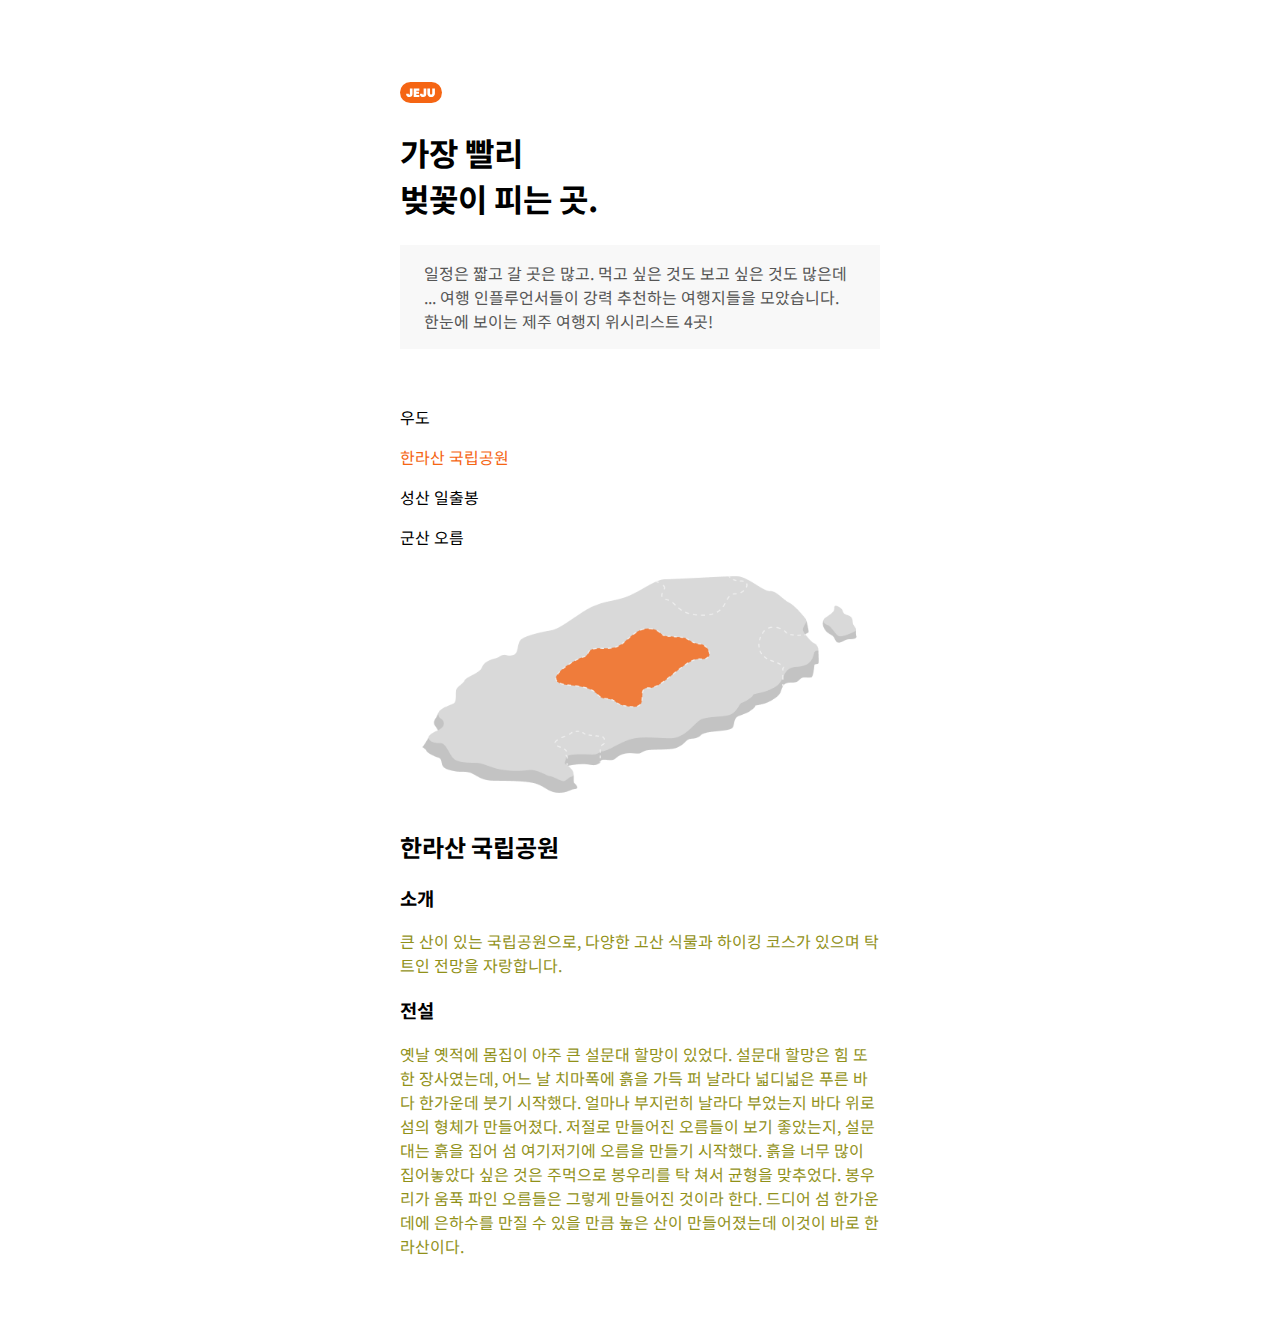
<file: 웹_퍼블리싱/CSS 핵심 개념/index.html>
<!DOCTYPE html>
<html>
  <head>
    <meta charset="utf-8">
    <title>제주 여행 정보</title>
    <link rel="preconnect" href="https://fonts.googleapis.com">
    <link rel="preconnect" href="https://fonts.gstatic.com" crossorigin>
    <link href="https://fonts.googleapis.com/css2?family=Noto+Sans+KR:wght@400;700&display=swap" rel="stylesheet">
    <link rel="stylesheet" href="style.css">
  </head>
  <body>
    <div>
      <img src="logo.svg">
      <h1>가장 빨리<br>벚꽃이 피는 곳.</h1>
      <p class="description">
        일정은 짧고 갈 곳은 많고. 먹고 싶은 것도 보고 싶은 것도 많은데 ... 여행
        인플루언서들이 강력 추천하는 여행지들을 모았습니다. 한눈에 보이는 제주
        여행지 위시리스트 4곳!
      </p>
      <h3 class="place">우도</h3>
      <h3 id="hallasan" class="place">한라산 국립공원</h3>
      <h3 class="place">성산 일출봉</h3>
      <h3 class="place">군산 오름</h3>
      <img id="map" src="jeju.png">
    </div>
    <div>
      <h2>한라산 국립공원</h2>
      <h3>소개</h3>
      <p>
        큰 산이 있는 국립공원으로, 다양한 고산 식물과 하이킹 코스가 있으며 탁 트인 전망을 자랑합니다.
      </p>
      <h3>전설</h3>
      <p>
        옛날 옛적에 몸집이 아주 큰 설문대 할망이 있었다.
        설문대 할망은 힘 또한 장사였는데, 어느 날 치마폭에
        흙을 가득 퍼 날라다 넓디넓은 푸른 바다 한가운데 붓기 시작했다.

        얼마나 부지런히 날라다 부었는지 바다 위로 섬의 형체가 만들어졌다.
        저절로 만들어진 오름들이 보기 좋았는지, 설문대는 흙을 집어 섬
        여기저기에 오름을 만들기 시작했다. 흙을 너무 많이 집어놓았다
        싶은 것은 주먹으로 봉우리를 탁 쳐서 균형을 맞추었다.
        봉우리가 움푹 파인 오름들은 그렇게 만들어진 것이라 한다.
        드디어 섬 한가운데에 은하수를 만질 수 있을 만큼 높은 산이 만들어졌는데
        이것이 바로 한라산이다.
      </p>
    </div>
  </body>
</html>
</file>
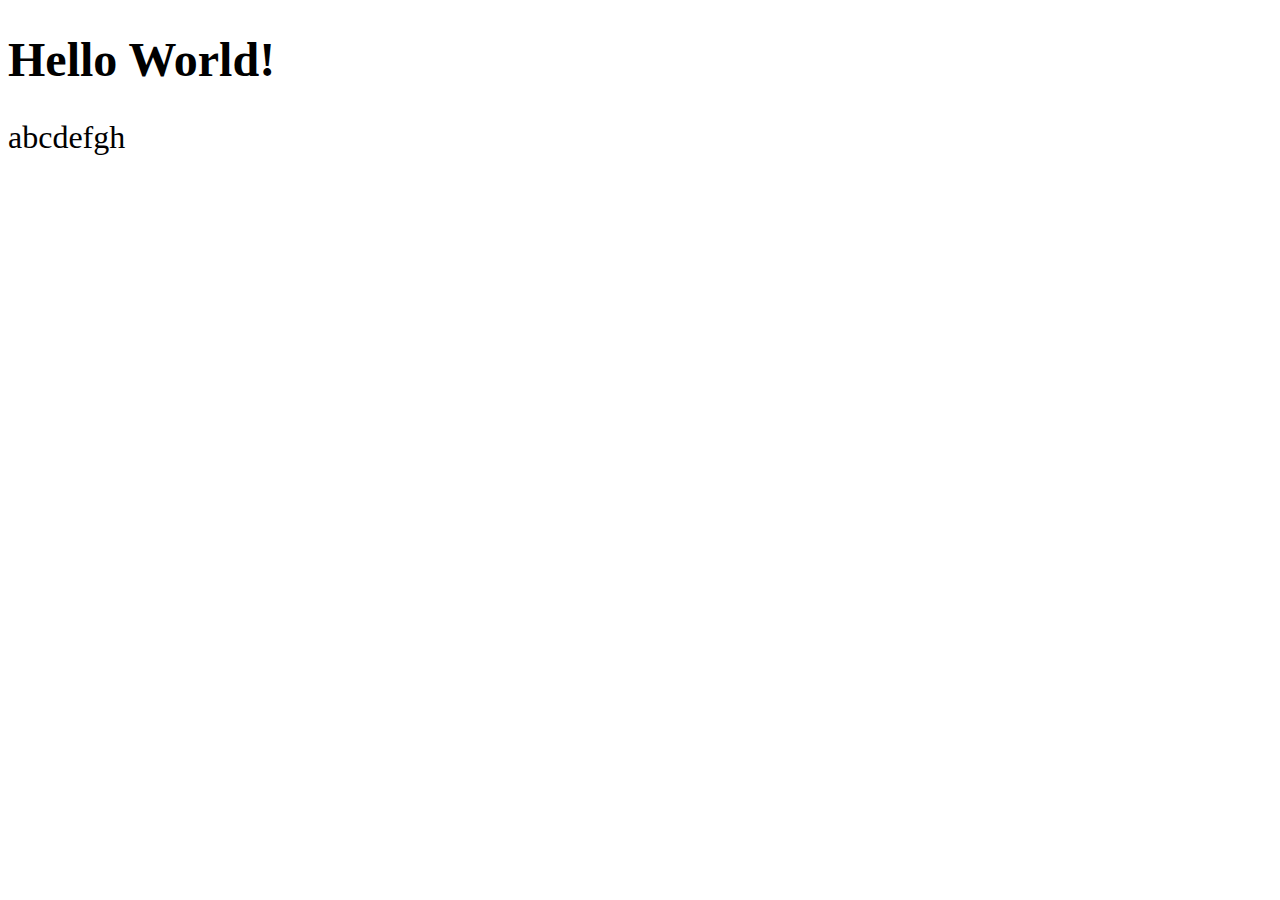
<file: 웹_퍼블리싱/반응형 웹 퍼블리싱/index.html>
<!DOCTYPE html>
<html lang="ko">
  <head>
    <meta charset="utf-8">
    <title>z-index</title>
    <link rel="stylesheet" href="style.css">
  </head>
  <body>
    <h1>Hello World!</h1>
    <p>abcdefgh</p>
  </body>
</html>
</file>
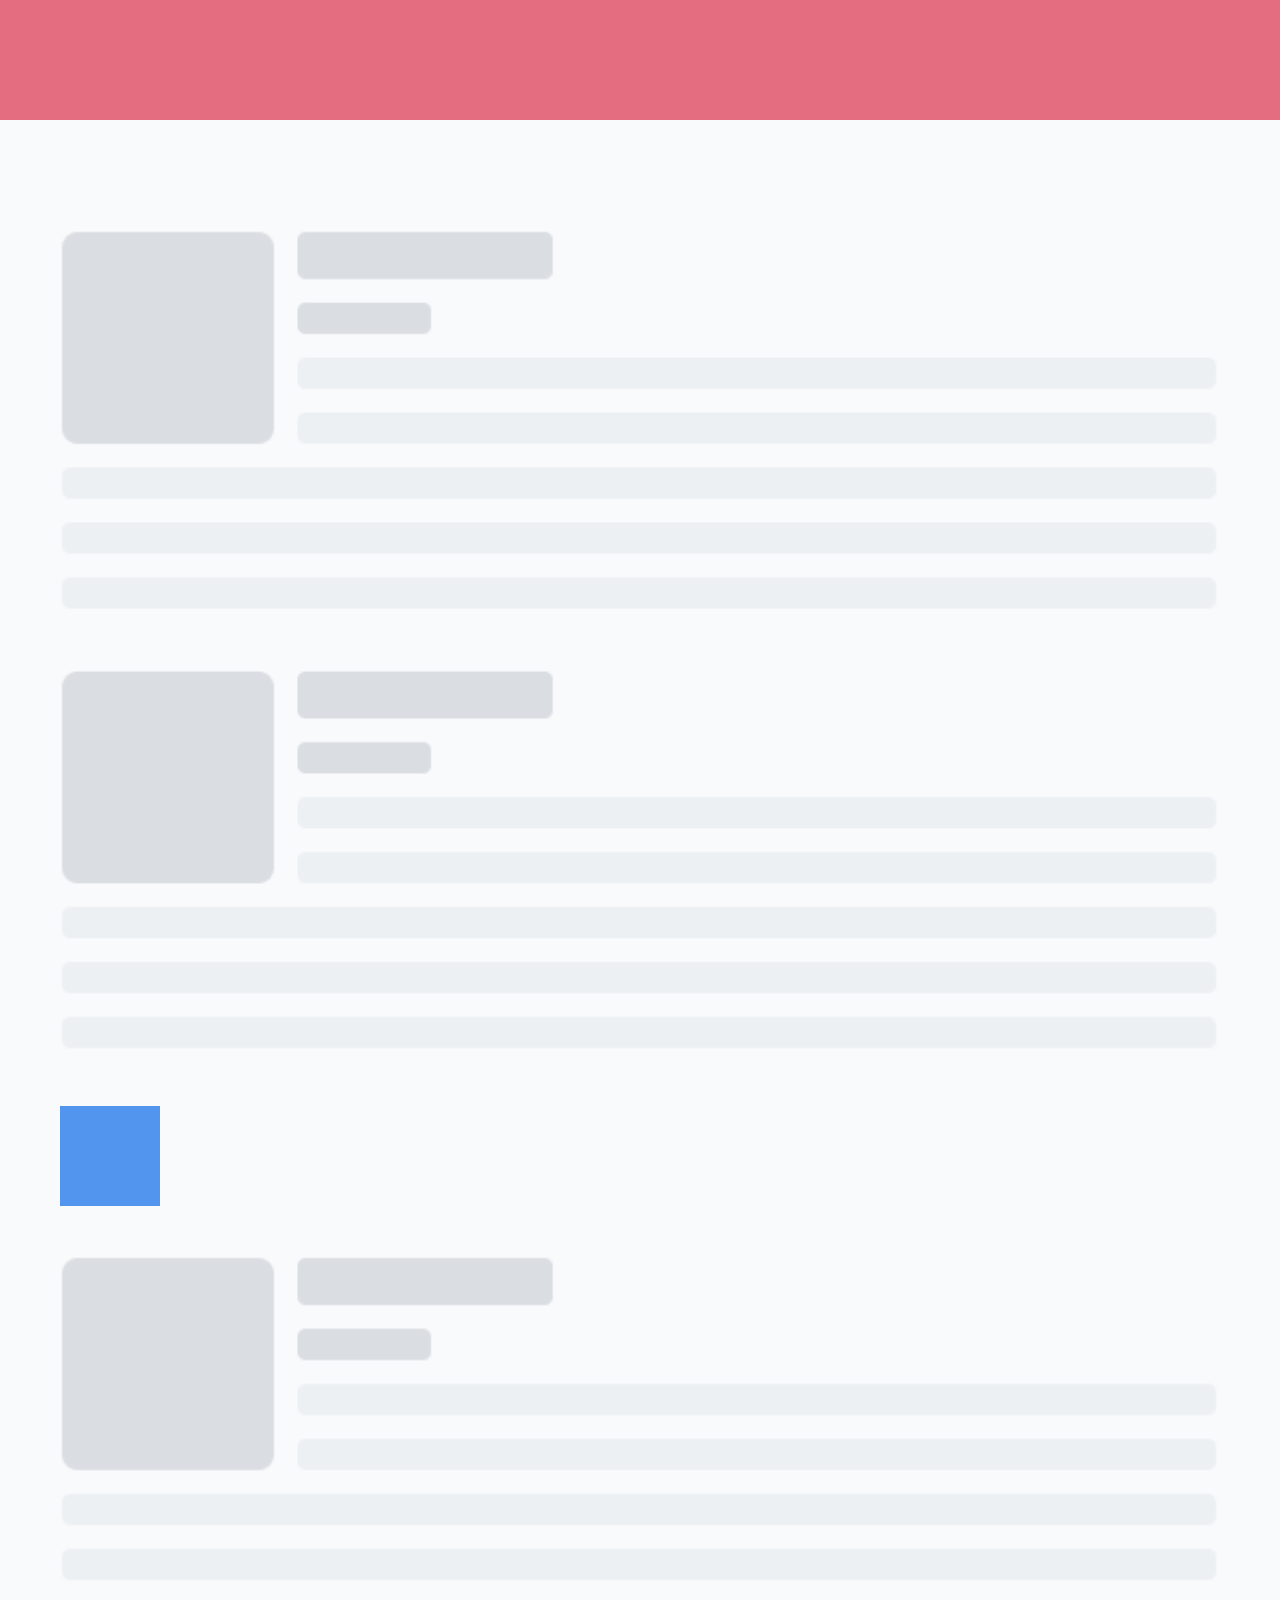
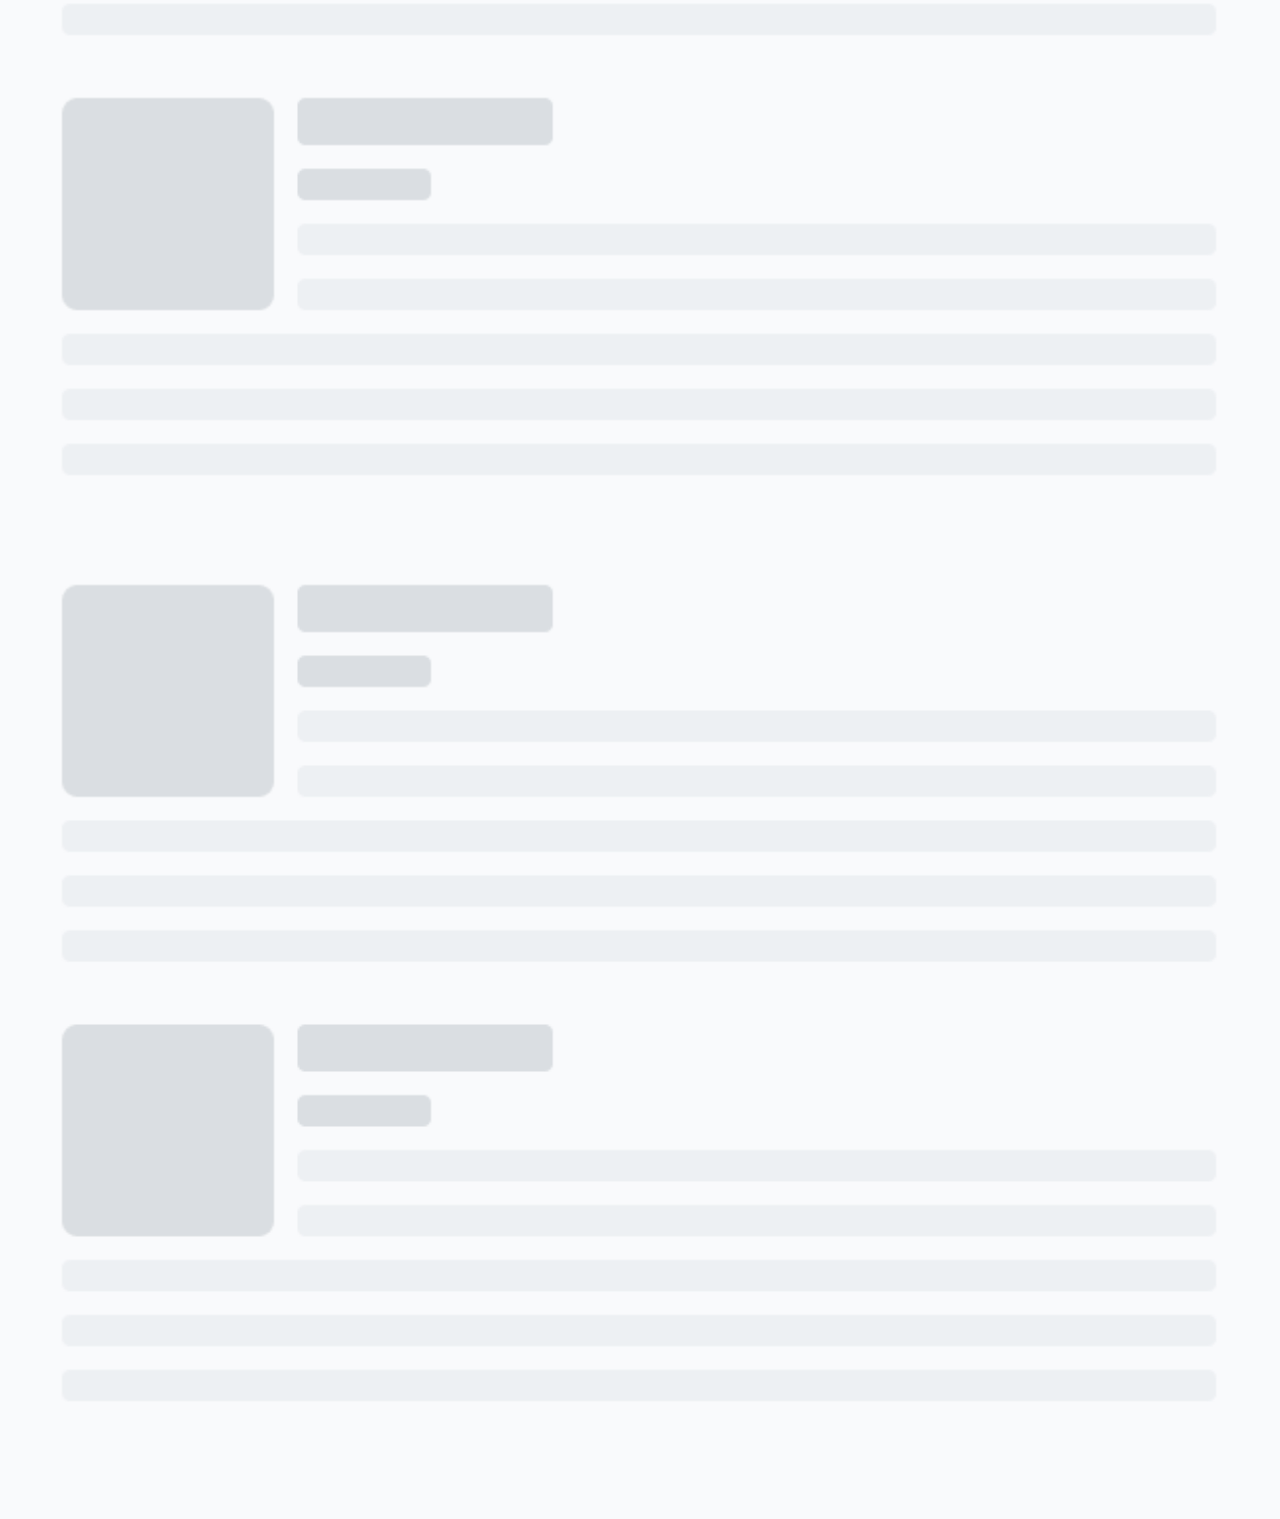
<file: 웹_퍼블리싱/CSS 레이아웃/2장/index.html>
<!DOCTYPE html>
<html lang="ko">
  <head>
    <meta charset="utf-8">
    <title>z-index</title>
    <link rel="stylesheet" href="style.css">
  </head>
  <body>
    <header class="red"></header>
    <main>
      <img class="skeleton" src="skeleton.png" alt="긴 글">
      <div class="blue"></div>
      <img class="skeleton" src="skeleton.png" alt="긴 글 ">
      <img class="skeleton" src="skeleton.png" alt="긴 글">
    </main>
  </body>
</html>
</file>
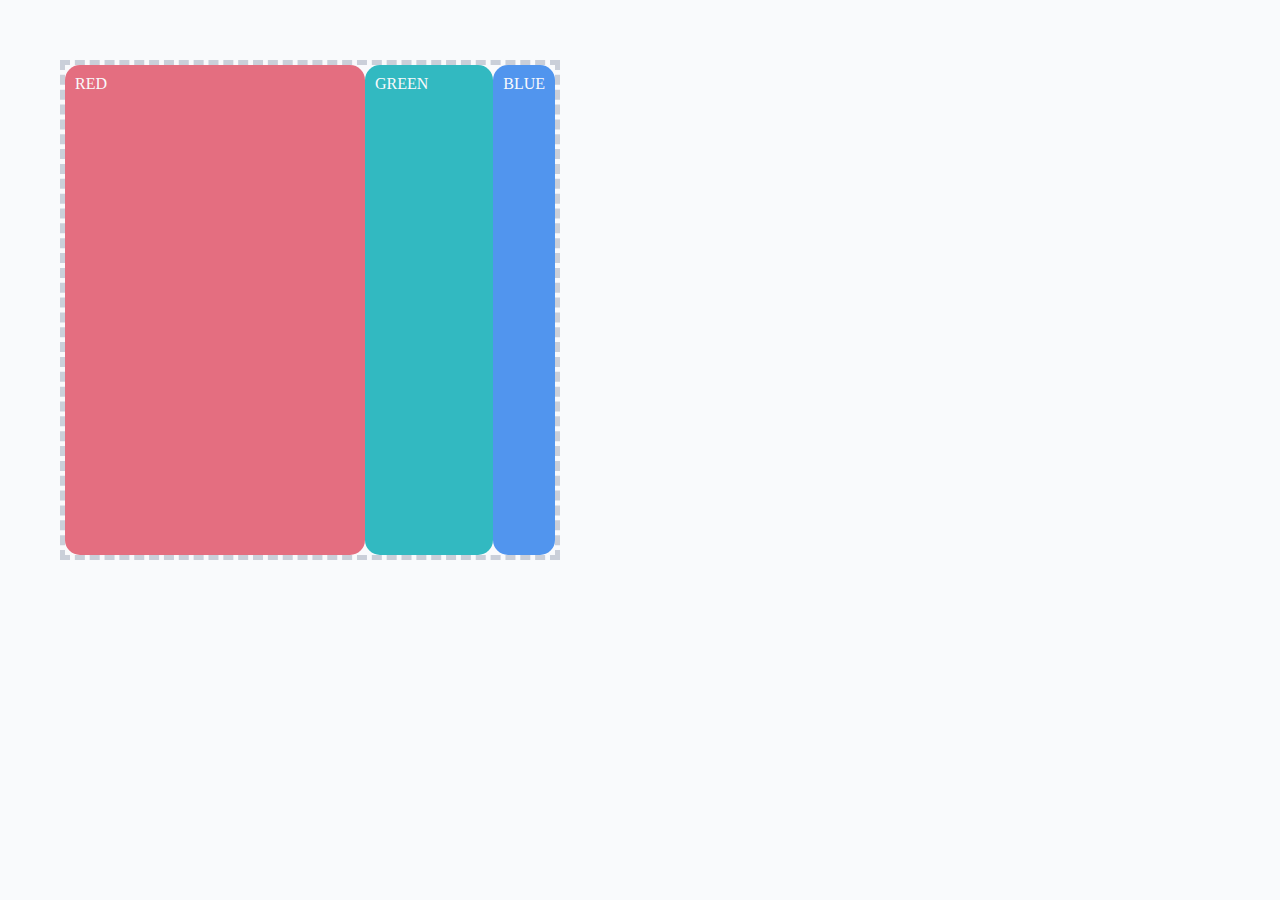
<file: 웹_퍼블리싱/CSS 레이아웃/3장/index.html>
<!DOCTYPE html>
<html lang="ko">
  <head>
    <meta charset="utf-8">
    <title>flex-grow, flex-shrink</title>
    <link rel="stylesheet" href="style.css">
  </head>
  <body>
    <div class="container">
      <div class="red box">RED</div>
      <div class="green box">GREEN</div>
      <div class="blue box">BLUE</div>
    </div>
  </body>
</html>
</file>
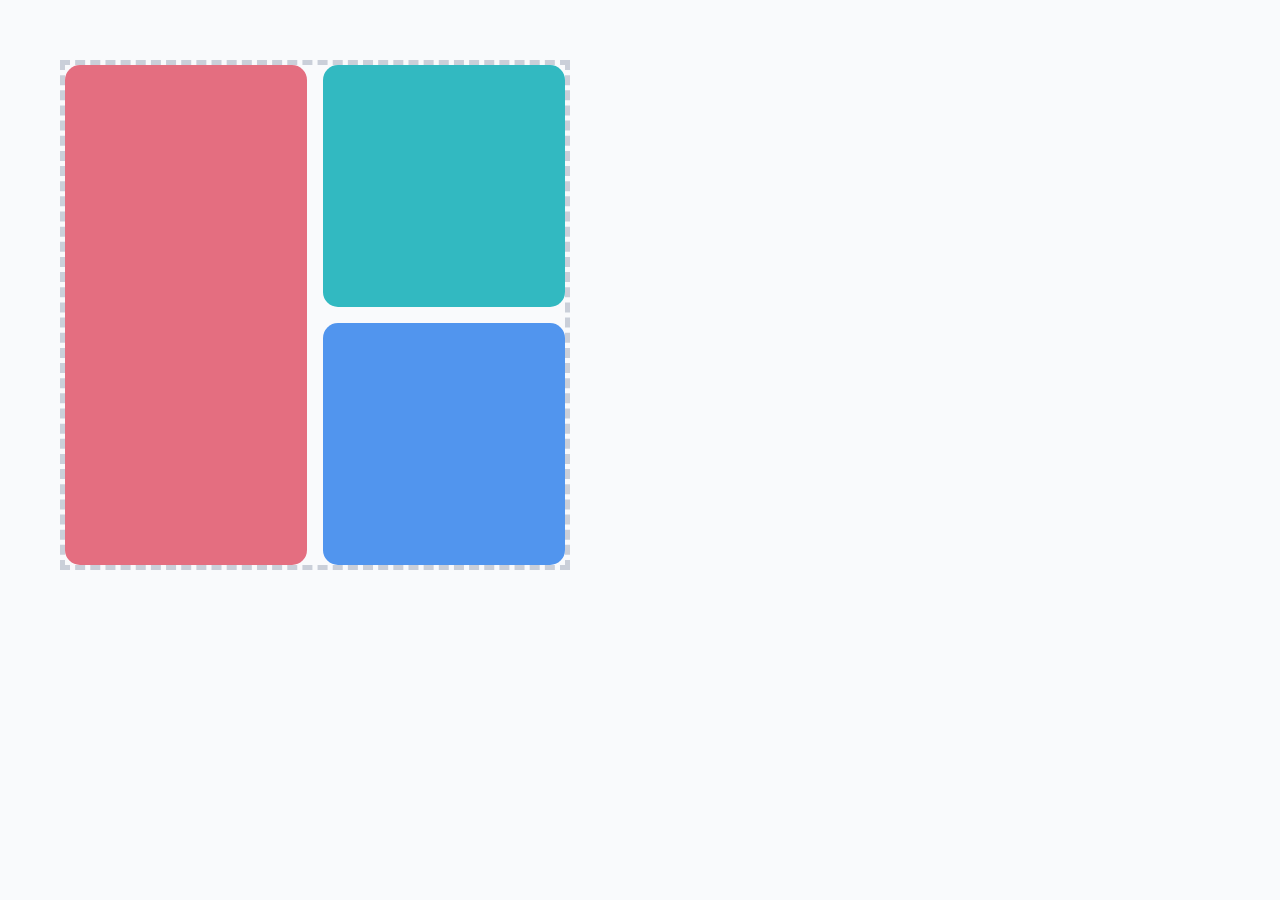
<file: 웹_퍼블리싱/CSS 레이아웃/4장/index.html>
<!DOCTYPE html>
<html lang="ko">
  <head>
    <meta charset="utf-8">
    <title>grid-template-areas, grid-area</title>
    <link rel="stylesheet" href="style.css">
  </head>
  <body>
    <div class="container">
      <div class="red box"></div>
      <div class="green box"></div>
      <div class="blue box"></div>
    </div>
  </body>
</html>
</file>
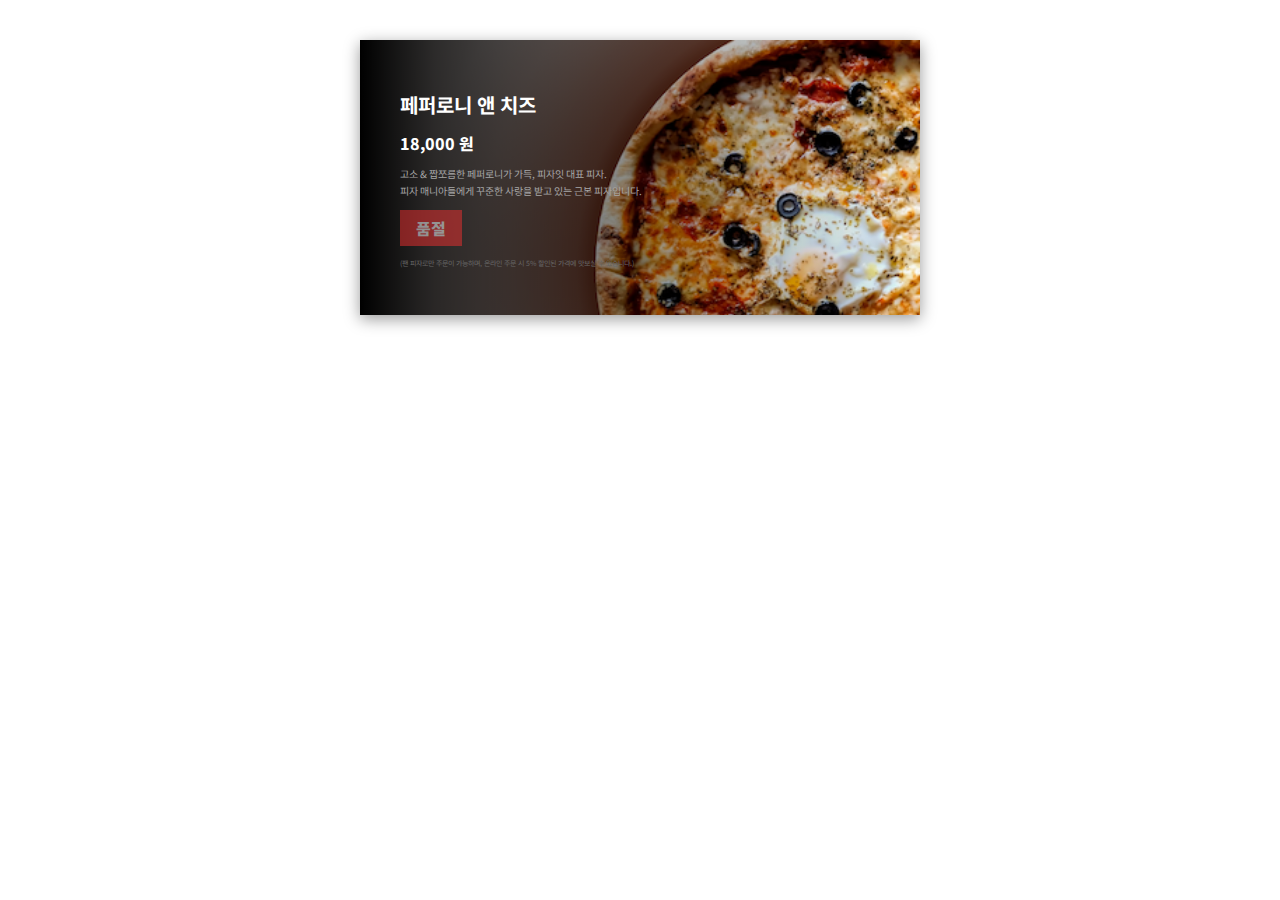
<file: 웹_퍼블리싱/CSS 핵심 개념/2장/index.html>
<!DOCTYPE html>
<html>
  <head>
    <meta charset="utf-8">
    <title>피자잇</title>
    <link rel="preconnect" href="https://fonts.googleapis.com">
    <link rel="preconnect" href="https://fonts.gstatic.com" crossorigin>
    <link href="https://fonts.googleapis.com/css2?family=Noto+Sans+KR:wght@400;700&display=swap" rel="stylesheet">
    <link rel="stylesheet" href="style.css">
  </head>
  <body>
    <div class="card">
      <h1 class="title">페퍼로니 앤 치즈</h1>
      <h2 class="price">18,000 원</h2>
      <p class="description">
        고소 & 짭쪼름한 페퍼로니가 가득, 피자잇 대표 피자.<br>
        피자 매니아들에게 꾸준한 사랑을 받고 있는 근본 피자입니다.
      </p>
      <div class="buttons">
        <a class="order" href="https://codeit.kr">
          품절
        </a>
      </div>
      <p class="note">(팬 피자로만 주문이 가능하며, 온라인 주문 시
        5% 할인된 가격에 맛보실 수 있습니다.)</p>
    </div>
  </body>
</html>
</file>
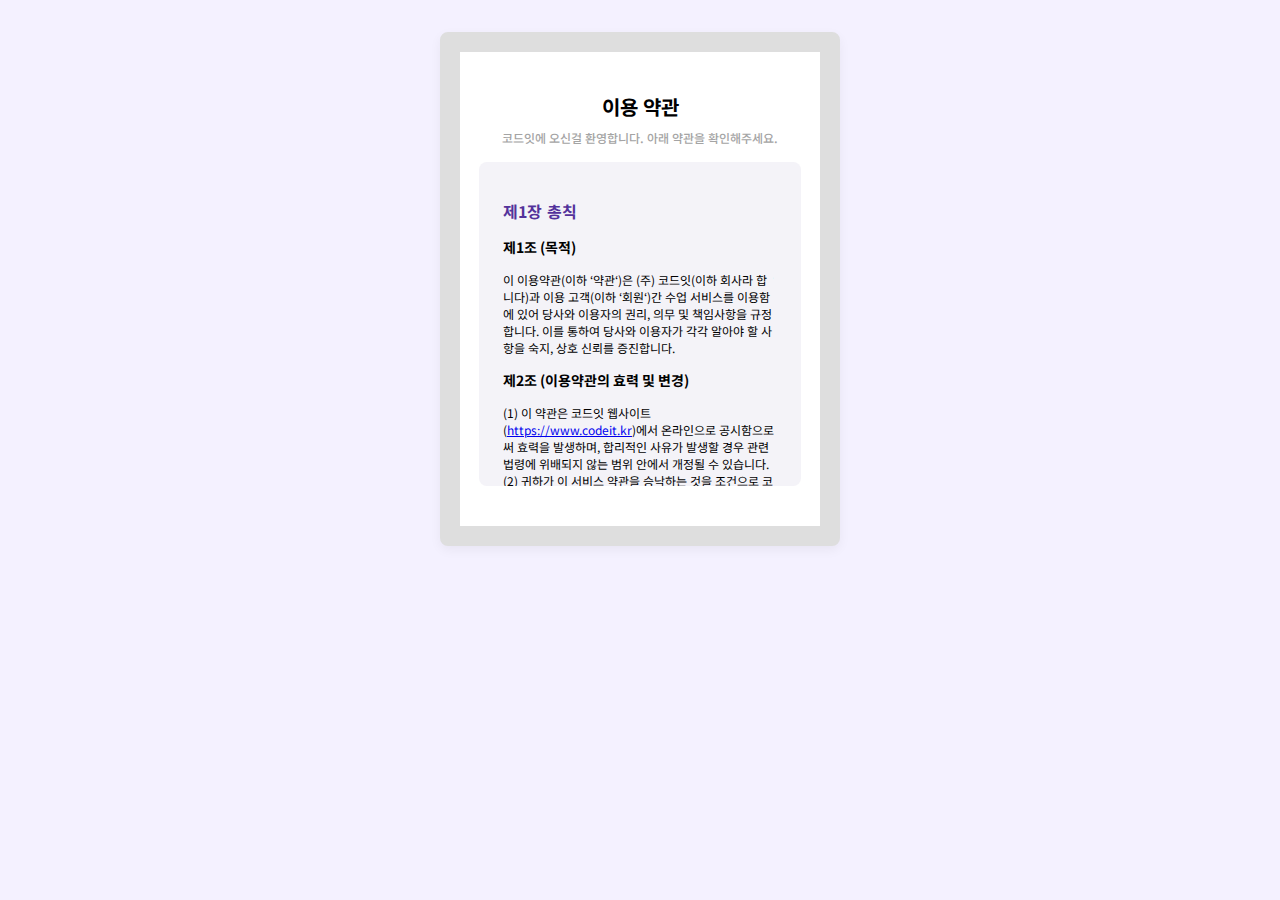
<file: 웹_퍼블리싱/CSS 핵심 개념/3장/index.html>
<!DOCTYPE html>
<html>
  <head>
    <meta charset="utf-8">
    <title>코드잇 약관</title>
    <link rel="preconnect" href="https://fonts.googleapis.com">
    <link rel="preconnect" href="https://fonts.gstatic.com" crossorigin>
    <link href="https://fonts.googleapis.com/css2?family=Noto+Sans+KR:wght@400;700&display=swap" rel="stylesheet">
    <link rel="stylesheet" href="style.css">
  </head>
  <body>
    <div class="terms">
      <h1 class="terms-title">이용 약관</h1>
      <p class="terms-description">
        코드잇에 오신걸 환영합니다. 아래 약관을 확인해주세요.
      </p>
      <div class="terms-content">
        <h2 class="terms-content-heading">제1장 총칙</h2>
        <h3>제1조 (목적)</h3>
        <p>
          이 이용약관(이하 ‘약관‘)은 (주) 코드잇(이하 회사라 합니다)과 이용 고객(이하 ‘회원‘)간 수업 서비스를 이용함에 있어 당사와 이용자의 권리, 의무 및 책임사항을 규정합니다. 이를 통하여 당사와 이용자가 각각 알아야 할 사항을 숙지, 상호 신뢰를 증진합니다.
        <h3>제2조 (이용약관의 효력 및 변경)</h3>
        <p>
          (1) 이 약관은 코드잇 웹사이트(<a href="https://www.codeit.kr">https://www.codeit.kr</a>)에서 온라인으로 공시함으로써 효력을 발생하며, 합리적인 사유가 발생할 경우 관련법령에 위배되지 않는 범위 안에서 개정될 수 있습니다. (2) 귀하가 이 서비스 약관을 승낙하는 것을 조건으로 코드잇의 서비스를 제공합니다. 서비스 약관은 통지 없이 수시로 갱신될 수 있으니, 회원 여러분께서는 사이트 방문 시 수시로 그 내용을 확인해 보시기 바랍니다. (3) 회원은 변경된 약관에 동의하지 않을 경우 회원 탈퇴(해지)를 요청할 수 있으며, 변경된 약관의 효력 발생일로부터 7일 이후에도 거부의사를 표시하지 아니하고 서비스를 계속 사용할 경우 약관의 변경 사항에 동의한 것으로 간주됩니다.
        </p>
        <h3>제3조 (약관 외 준칙)</h3>
        <p>
          (1) 이 약관은 회사가 제공하는 개별서비스에 관한 이용안내(이하 서비스별 안내라 합니다)와 함께 적용합니다. (2) 이 약관에 명시되지 아니한 사항에 대해서는 관계법령 및 서비스별 안내의 취지에 따라 적용할 수 있습니다.
        </p>
        <h3>제4조 (용어의 정의)</h3>
        <p>
          (1) 이 약관에서 사용하는 용어의 정의는 다음과 같습니다.
          ‘몰’이라 함은 코드잇이 재화 또는 용역을 이용자에게 제공하기 위하여 컴퓨터 등 정보통신 설비를 이용하여 재화 또는 용역을 거래할 수 있도록 설정한 가상의 영업장을 말하며, 아울러 사이버몰을 운영하는 사업자의 의미로도 사용합니다.
          ‘회원‘이라 함은 회원제서비스를 이용하는 이용자를 말하며, ‘몰’이 제공하는 서비스를 지속적으로 이용할 수 있는 자를 말합니다.
          ‘이용계약‘이라 함은 서비스 이용과 관련하여 회사와 이용고객 간에 체결 하는 계약을 말합니다.
        </p>
        <p>...</p>
      </div>
    </div>
  </body>
</html>
</file>
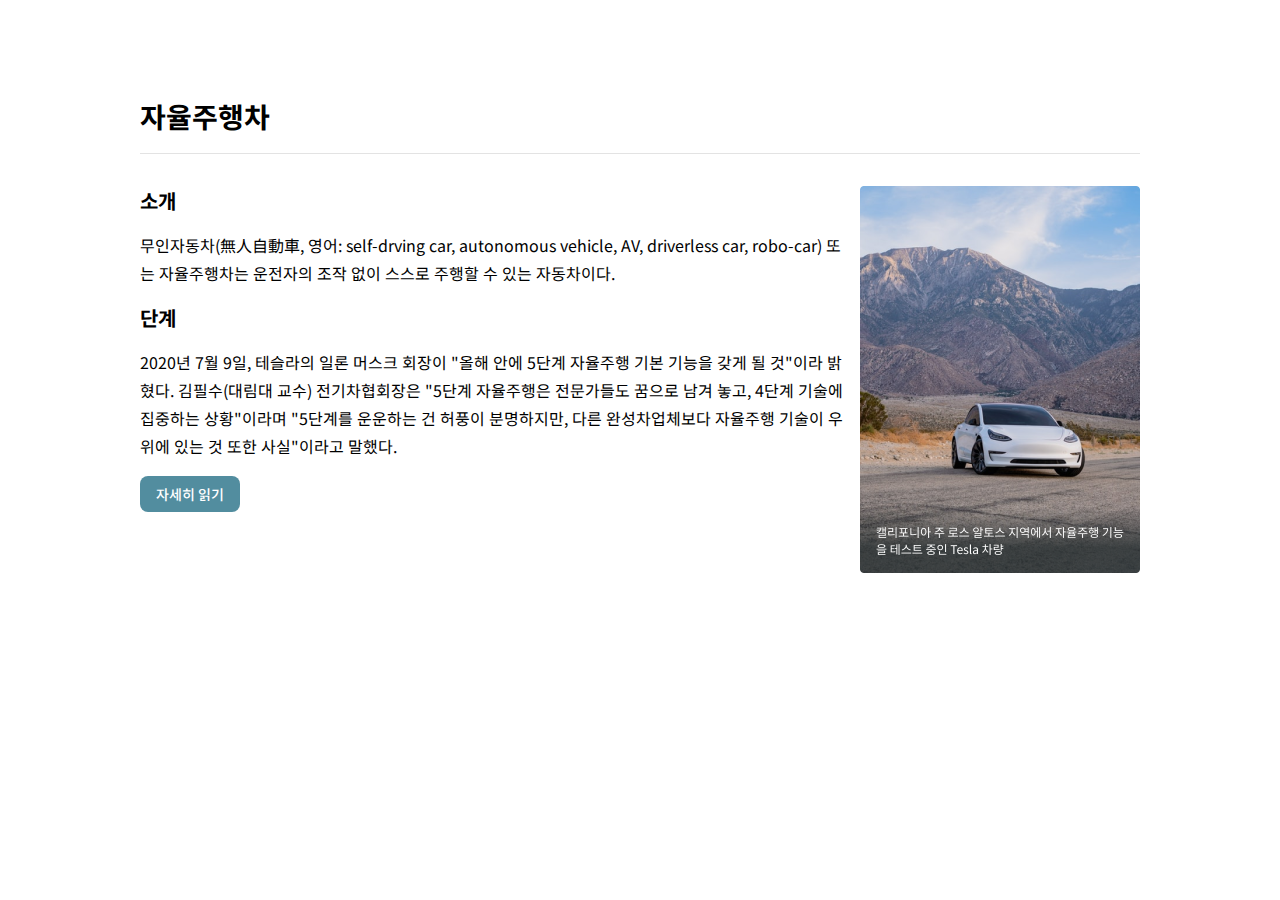
<file: 웹_퍼블리싱/CSS 핵심 개념/4장/index.html>
<!DOCTYPE html>
<html>
  <head>
    <meta charset="utf-8">
    <title>무인 자동차</title>
    <link rel="preconnect" href="https://fonts.googleapis.com">
    <link rel="preconnect" href="https://fonts.gstatic.com" crossorigin>
    <link href="https://fonts.googleapis.com/css2?family=Noto+Sans+KR:wght@400;700&display=swap" rel="stylesheet">
    <link rel="stylesheet" href="style.css">
  </head>
  <body>
    <div class="container">
      <h1>자율주행차</h1>
      <img class="figure" src="figure.png">
      <h2>소개</h2>
      <p>
        무인자동차(無人自動車, 영어: self-drving car, autonomous vehicle, AV,
        driverless car, robo-car) 또는 자율주행차는 운전자의 조작 없이 스스로
        주행할 수 있는 자동차이다.
      </p>
      <h2>단계</h2>
      <p>
        2020년 7월 9일, 테슬라의 일론 머스크 회장이 "올해 안에 5단계 자율주행
        기본 기능을 갖게 될 것"이라 밝혔다. 김필수(대림대 교수) 전기차협회장은
        "5단계 자율주행은 전문가들도 꿈으로 남겨 놓고, 4단계 기술에 집중하는
        상황"이라며 "5단계를 운운하는 건 허풍이 분명하지만, 다른 완성차업체보다
        자율주행 기술이 우위에 있는 것 또한 사실"이라고 말했다.
      </p>
      <a class="read-more" href="#">자세히 읽기</a>
    </div>
  </body>
</html>
</file>
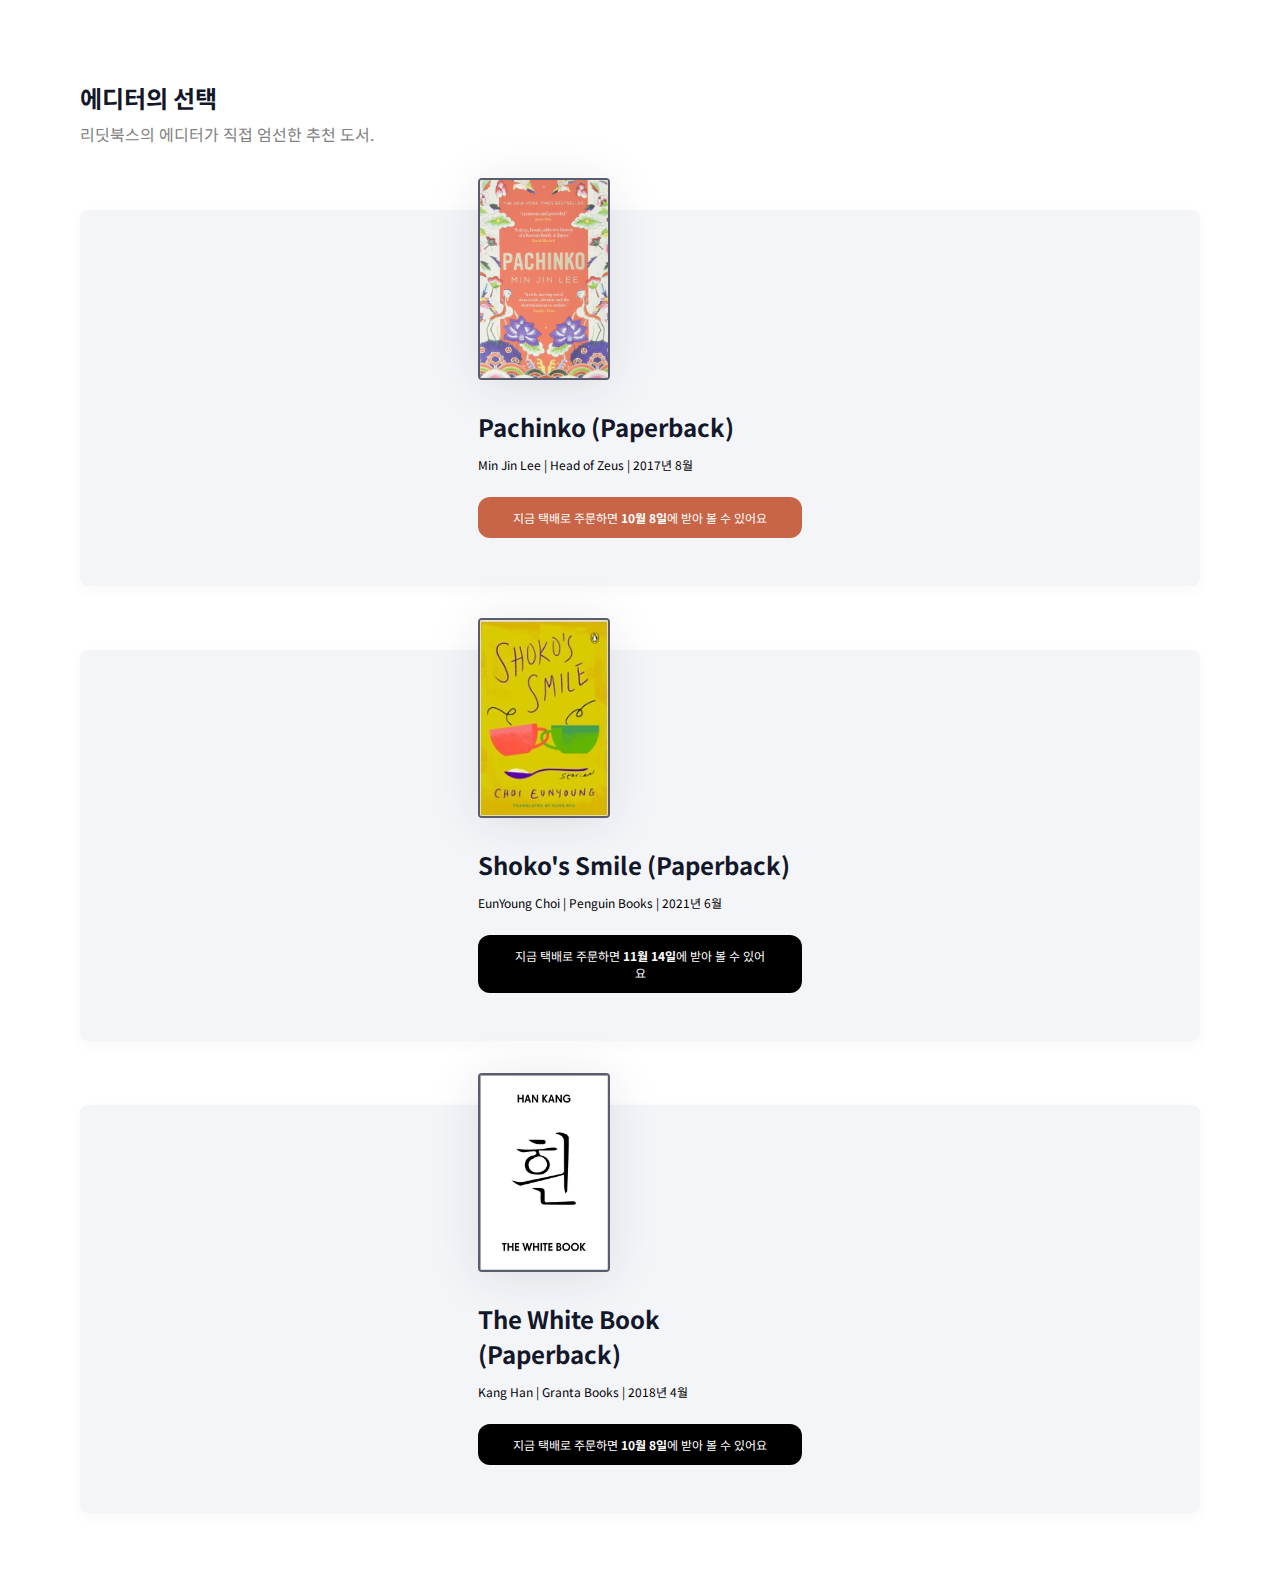
<file: 웹_퍼블리싱/CSS 핵심 개념/5장/index.html>
<!DOCTYPE html>
<html>
  <head>
    <meta charset="utf-8">
    <title>Readit Books</title>
    <link rel="preconnect" href="https://fonts.googleapis.com">
    <link rel="preconnect" href="https://fonts.gstatic.com" crossorigin>
    <link
      href="https://fonts.googleapis.com/css2?family=Noto+Sans+KR:wght@400;700&display=swap"
      rel="stylesheet">
    <link rel="stylesheet" href="style.css">
  </head>
  <body>
    <h1 class="title">에디터의 선택</h1>
    <p class="description">리딧북스의 에디터가 직접 엄선한 추천 도서.</p>
    <div class="book">
      <div class="book-container">
        <img class="thumb" src="pachinko.jpeg">
        <h2 class="title">
          <a href="https://codeit.kr">Pachinko (Paperback)</a>
        </h2>
        <p class="book-description">Min Jin Lee | Head of Zeus | 2017년 8월</p>
        <p id= "shipping" class="delay book-info">
          지금 택배로 주문하면 <span class="date">10월 8일</span>에 받아 볼 수
          있어요
        </p>
      </div>
    </div>
    <div class="book">
      <div class="book-container">
        <img class="thumb" src="shokos-smile.jpeg">
        <h2 class="title">Shoko's Smile (Paperback)</h2>
        <p class="book-description">
          EunYoung Choi | Penguin Books | 2021년 6월
        </p>
        <p class="delay book-info">
          지금 택배로 주문하면 <span class="date">11월 14일</span>에 받아 볼 수
          있어요
        </p>
      </div>
    </div>
    <div class="book">
      <div class="book-container">
        <img class="thumb" src="white.jpeg">
        <h2 class="title">The White Book (Paperback)</h2>
        <p class="book-description">Kang Han | Granta Books | 2018년 4월</p>
        <p class="book-info">
          지금 택배로 주문하면 <span class="date">10월 8일</span>에 받아 볼 수
          있어요
        </p>
      </div>
    </div>
  </body>
</html>
</file>
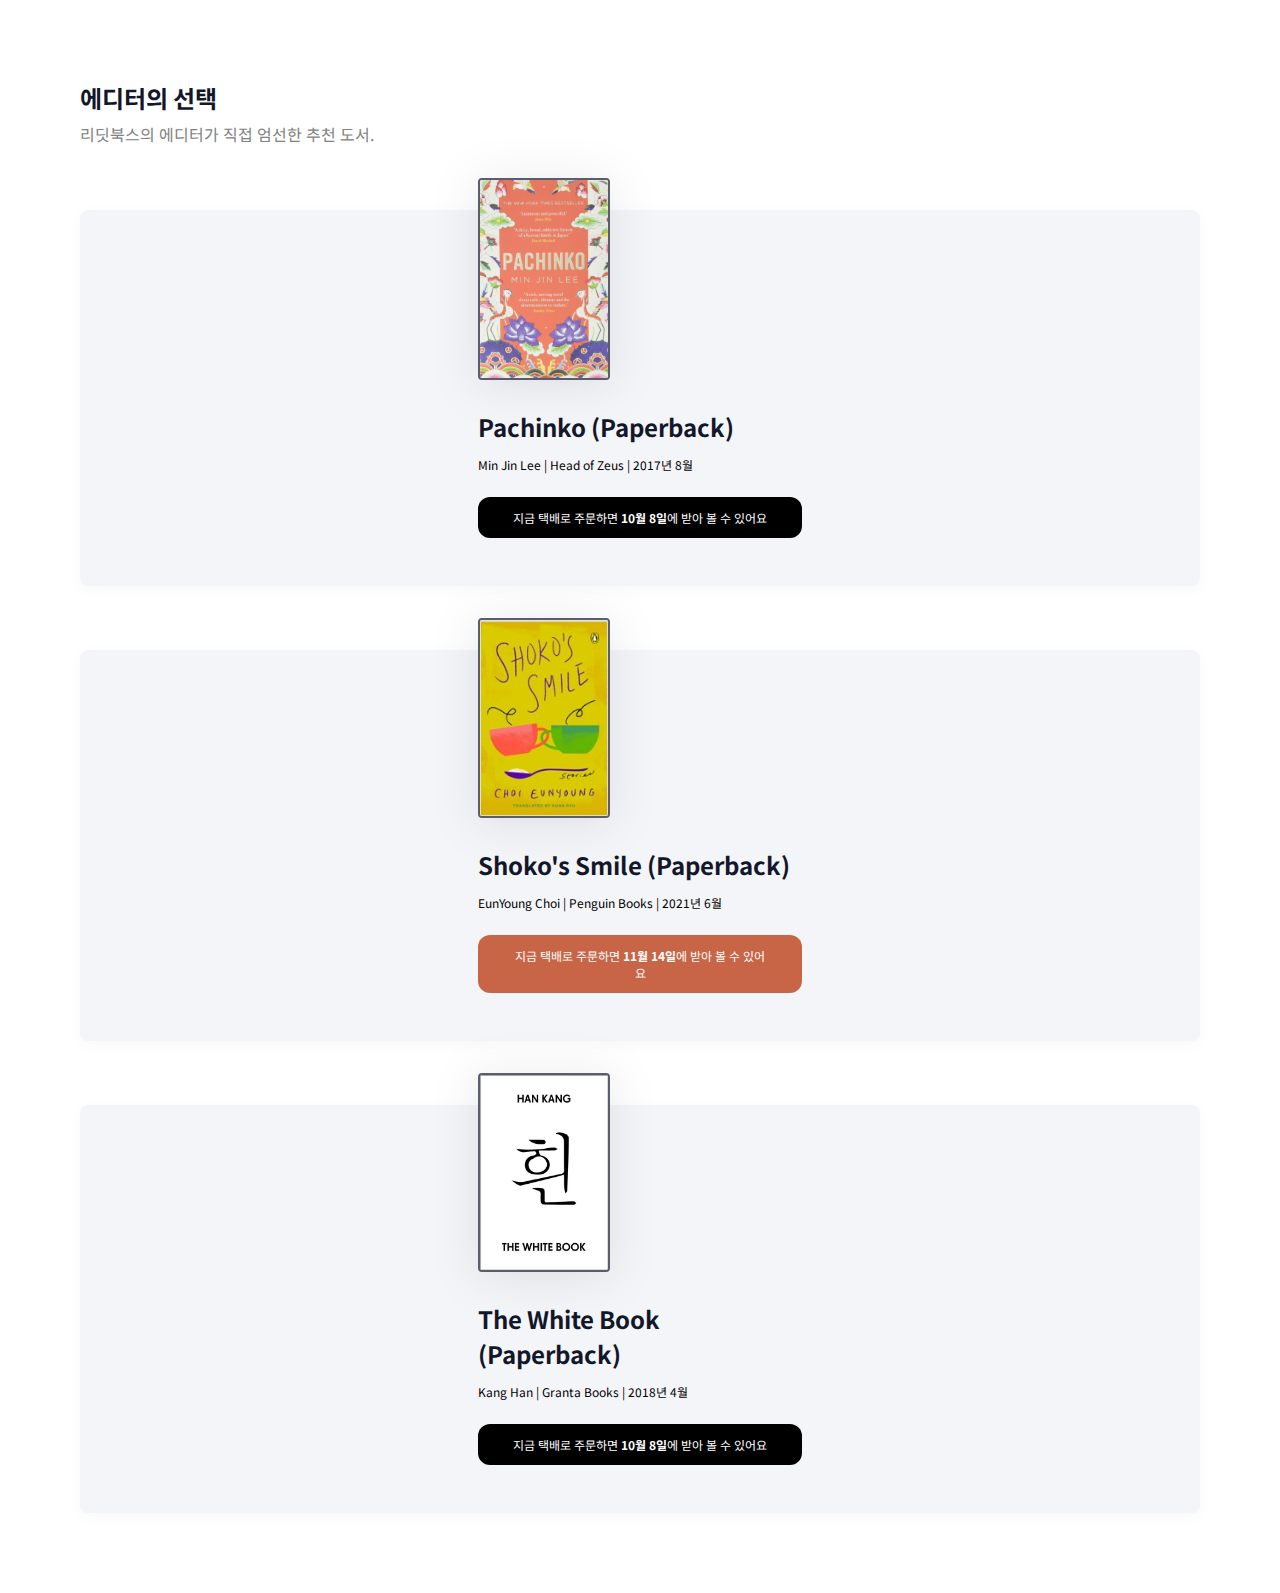
<file: 웹_퍼블리싱/CSS 핵심 개념/6장/index.html>
<!DOCTYPE html>
<html>
  <head>
    <meta charset="utf-8">
    <title>Readit Books</title>
    <link rel="preconnect" href="https://fonts.googleapis.com">
    <link rel="preconnect" href="https://fonts.gstatic.com" crossorigin>
    <link
      href="https://fonts.googleapis.com/css2?family=Noto+Sans+KR:wght@400;700&display=swap"
      rel="stylesheet">
    <link rel="stylesheet" href="style.css">
  </head>
  <body>
    <h1 class="title">에디터의 선택</h1>
    <p class="description">리딧북스의 에디터가 직접 엄선한 추천 도서.</p>
    <div class="book">
      <div class="book-container">
        <img class="thumb" src="pachinko.jpeg">
        <h2 class="title">
          <a href="https://codeit.kr">Pachinko (Paperback)</a>
        </h2>
        <p class="book-description">Min Jin Lee | Head of Zeus | 2017년 8월</p>
        <p class="book-info">
          지금 택배로 주문하면 <span class="date">10월 8일</span>에 받아 볼 수
          있어요
        </p>
      </div>
    </div>
    <div class="book">
      <div class="book-container">
        <img class="thumb" src="shokos-smile.jpeg">
        <h2 class="title">Shoko's Smile (Paperback)</h2>
        <p class="book-description">
          EunYoung Choi | Penguin Books | 2021년 6월
        </p>
        <p class="delay book-info">
          지금 택배로 주문하면 <span class="date">11월 14일</span>에 받아 볼 수
          있어요
        </p>
      </div>
    </div>
    <div class="book">
      <div class="book-container">
        <img class="thumb" src="white.jpeg">
        <h2 class="title">The White Book (Paperback)</h2>
        <p class="book-description">Kang Han | Granta Books | 2018년 4월</p>
        <p class="book-info">
          지금 택배로 주문하면 <span class="date">10월 8일</span>에 받아 볼 수
          있어요
        </p>
      </div>
    </div>
  </body>
</html>
</file>
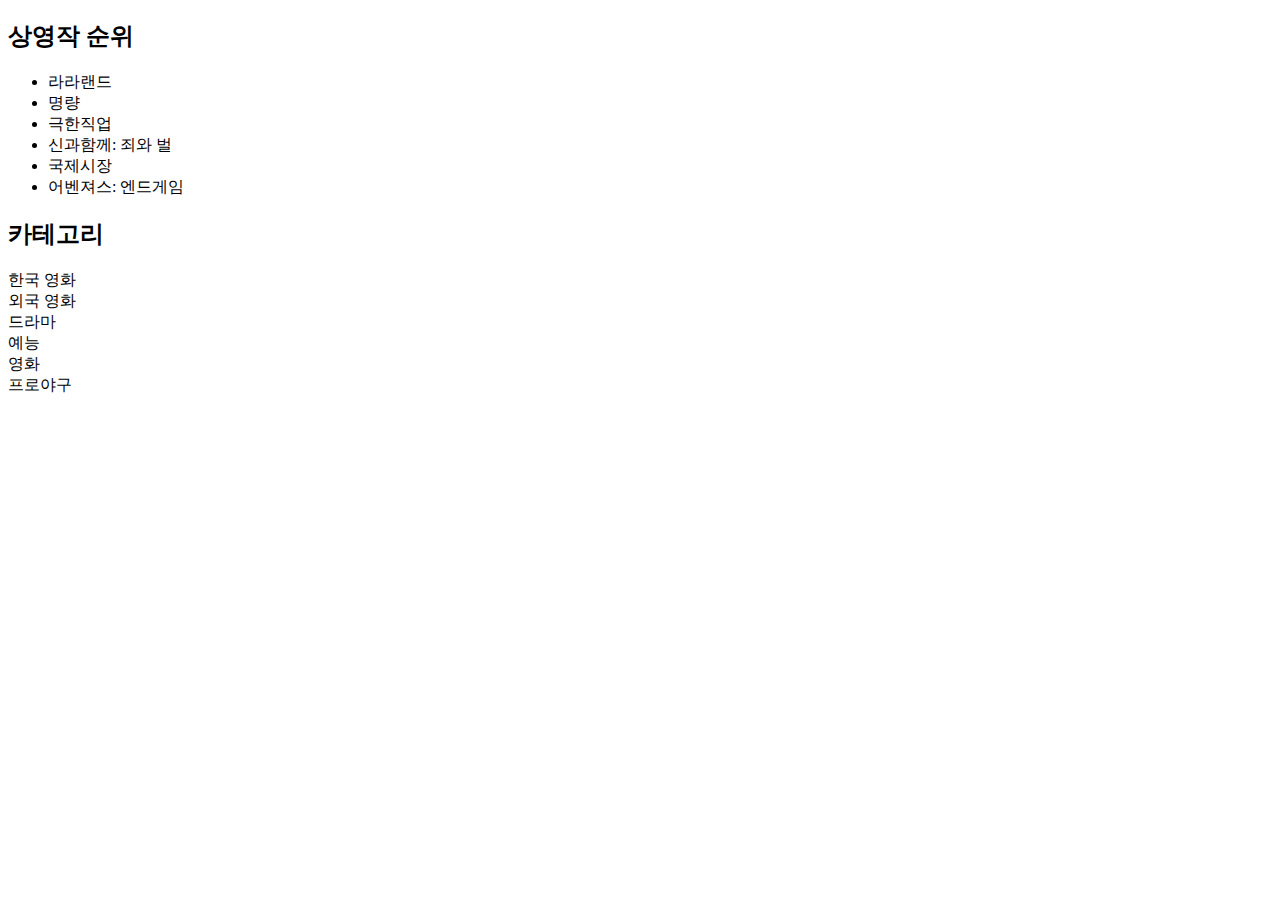
<file: 웹_퍼블리싱/HTML 핵심 개념/4장/index.html>
<!DOCTYPE html>
<html>
  <head>
    <meta charset="utf-8">
    <title>Watch it!</title>
    <style>
        ol {
            list-style: disc;
        }

        ul {
            list-style: none;
            margin: 0;
            padding: 0;
        }
    </style>
  </head>
  <body>
    <h2>상영작 순위</h2>
    <ol>
      <li>라라랜드</li>
	    <li>명량</li>
	    <li>극한직업</li>
	    <li>신과함께: 죄와 벌</li>
	    <li>국제시장</li>
	    <li>어벤져스: 엔드게임</li>
    </ol>
		<h2>카테고리</h2>
    <ul>
      <li>한국 영화</li>
      <li> 외국 영화</li>
      <li> 드라마</li>
      <li> 예능</li>
      <li> 영화</li>
      <li> 프로야구</li>
    </ul>
  </body>
</html>
</file>
<file: 웹_퍼블리싱/CSS 핵심 개념/style.css>
body {
    font-family: 'Noto Sans KR', sans-serif;
    width: 480px;
    margin: 82px auto;
    }

    #hallasan {
    color: #f56513;
    }

    .place {
    font-size: 16px;
    font-weight: 400;
    }
    .description {
    background-color: #f8f8f8;
    color: #555555;
    padding: 16px 24px;
    margin: 24px 0 56px;
    }

    p {
    color: #919119
    }
    #map {
    width: 100%;
    }
</file>
<file: 웹_퍼블리싱/반응형 웹 퍼블리싱/style.css>
h1 {
    font-size: 24px;
}

p {
    font-size: 16px;
}

@media (min-width: 768px) {
    h1 {
        font-size: 36px;
    }

    p {
        font-size: 24px;
    }
}

@media (min-width: 992px) {
    h1 {
        font-size: 48px;
    }

    p {
        font-size: 32px;
    }
}
</file>
<file: 웹_퍼블리싱/CSS 레이아웃/2장/style.css>
body {
  background-color: #f9fafc;
  margin: 0;
}

main {
  margin: 60px;
}

.red {
  background-color: #e46e80;
  width: 100%;
  height: 120px;
  position: sticky;
  top: 0;
  left: 0;
  z-index: 1;
}

.blue {
  background-color: #5195ee;
  width: 100px;
  height: 100px;
  position: sticky;
  top: 60px;
}

.skeleton {
  width: 100%;
  margin: 48px 0;
}
</file>
<file: 웹_퍼블리싱/CSS 레이아웃/3장/style.css>
* {
    box-sizing: border-box;
  }
  
  body {
    background-color: #f9fafc;
    margin: 60px;
  }
  
  .container {
    border: 5px dashed #cacfd9;
    width: 500px;
    height: 500px;
    display: flex;
  }
  
  .box {
    border-radius: 15px;
    color: #f9fafc;
    padding: 10px;
    width: 300px;
  }
  
  .red {
    background-color: #e46e80;
    flex-shrink: 0;
    flex-grow: 1;
  }
  
  .green {
    background-color: #32b9c1;
  }
  
  .blue {
    background-color: #5195ee;
    flex-shrink: 2;
  }
</file>
<file: 웹_퍼블리싱/CSS 레이아웃/4장/style.css>
body {
    background-color: #f9fafc;
    margin: 60px;
  }
  
  .container {
    border: 5px dashed #cacfd9;
    width: 500px;
    height: 500px;
    display: grid;
    grid-template:
      repeat(2, 1fr) /
      repeat(2, 1fr);
    gap: 16px;
    grid-template-areas: "r g" "r b";
  }
  
  .box {
    border-radius: 15px;
    color: #f9fafc;
    padding: 10px;
  }
  
  .red {
    background-color: #e46e80;
    grid-area: r;
  }
  
  .green {
    background-color: #32b9c1;
    grid-area: g;
  }
  
  .blue {
    background-color: #5195ee;
    grid-area: b;
  }
  
  .purple {
    background-color: #8579ef;
  }
  
  .orange {
    background-color: #f18575;
  }
</file>
<file: 웹_퍼블리싱/CSS 핵심 개념/2장/style.css>
body {
  font-family: 'Noto Sans KR', sans-serif;
  margin: 0;
}

.card {
  background-image: 
  linear-gradient(90deg, rgba(0,0,0,1), 40%, rgba(0,0,0,0)),
  url('pizza.png');
  background-repeat: no-repeat;
  background-position: center;
  background-size: cover;
  box-shadow: 0 4px 15px rgba(0,0,0,0.4);
  color: #ffffff;
  line-height: 1.7;
  margin: 40px auto;
  padding: 40px;
  width: 480px;
}

.title {
  font-size: 20px;
  margin: 8px 0;
}

.price {
  font-size: 16px;
  font-weight: 800;
  margin: 8px 0;
}

.description {
  color: #a7a7a7;
  font-size: 10px;
  margin: 8px 0;
}

.buttons {
  margin: 16px 0;
}

.order {
  background-color: #f13030;
  color: #ffffff;
  font-weight: 800;
  padding: 6px 16px;
  text-decoration: none;
  opacity: 0.5;
}

.note {
  color: #676767;
  font-size: 7px;
  line-height: 10px
}
</file>
<file: 웹_퍼블리싱/CSS 핵심 개념/3장/style.css>
* {
  box-sizing: border-box;
}

body {
  background-color: #f4f1ff;
  font-family: 'Noto Sans KR', sans-serif;
}

.terms {
  background-color: #ffffff;
  border: 1px solid #dedede;
  border-radius: 8px;
  box-shadow: 0px 4px 12px rgba(0, 0, 0, 0.05);
  margin: 32px auto;
  padding: 32px 19px 40px;
  width: 400px;
  border: 20px solid #dedede;
}

.terms-title {
  font-size: 20px;
  font-weight: 700;
  line-height: 29px;
  margin: 8px 0;
  text-align: center;
}

.terms-description {
  color: #a4a4a4;
  font-size: 12px;
  font-weight: 500;
  line-height: 17px;
  margin: 8px 0 16px;
  text-align: center;
}

.terms-content {
  background: #f4f3f8;
  border-radius: 20px;
  font-size: 12px;
  height: 324px;
  overflow: scroll;
  padding: 24px;
  border-radius: 8px;
}

.terms-content-heading {
  color: #53329B;
  font-size: 16px;
  font-weight: 700;
  letter-spacing: 0.01em;
  line-height: 24px;
}
</file>
<file: 웹_퍼블리싱/CSS 핵심 개념/4장/style.css>
* {
  box-sizing: border-box;
}

body {
  font-family: 'Noto Sans KR', sans-serif;
  margin: 80px 140px;
}

h1 {
  border-bottom: 1px solid #e3e3e3;
  font-size: 28px;
  font-weight: 700;
  line-height: 41px;
  margin-bottom: 32px;
  padding: 16px 0;
}

h2 {
  font-size: 20px;
  font-weight: 700;
  line-height: 29px;
  margin: 12px 0;
}

p {
  font-size: 16px;
  font-weight: 400;
  line-height: 28px;
}

.figure {
  width: 280px;
  float: right;
  margin-left: 10px;
}

.read-more {
  background: #528d9f;
  border-radius: 8px;
  display: inline-block;
  padding: 8px 16px;
  color: #ffffff;
  font-weight: 500;
  font-size: 14px;
  line-height: 20px;
  text-decoration: none;
}
</file>
<file: 웹_퍼블리싱/CSS 핵심 개념/5장/style.css>
body {
  font-family: 'Noto Sans KR', sans-serif;
  margin: 80px;
}

.title {
  color: #12172a;
  font-size: 24px;
  font-weight: 700;
  line-height: 35px;
  margin: 0 0 8px;
}

.description {
  color: #818181;
  font-size: 16px;
  font-weight: 400;
  line-height: 23px;
  margin: 0;
}

.book {
  background: #f4f5f9;
  border-radius: 8px;
  box-shadow: 0px 4px 15px rgba(18, 23, 42, 0.03);
  margin: 64px 0;
  padding: 24px 48px;
}

.book-container {
  margin: 0 auto;
  width: 324px;
}

.thumb {
  border: 2px solid #595d6d;
  border-radius: 4px;
  filter: drop-shadow(0px 4px 23px rgba(16, 20, 32, 0.1));
  margin-top: -56px;
  width: 128px;
}

.book .title {
  color: #12172a;
  font-size: 24px;
  font-weight: 700;
  line-height: 35px;
  margin: 24px 0 8px;
}

a {
  color: #12172a;
  text-decoration: none;
}

a:hover {
  text-decoration: underline;
}

.book-description,
.book-info {
  font-size: 12px;
  font-weight: 400;
  line-height: 17px;
}

.book-info {
  background-color: #000000;
  border-radius: 12px;
  color: #ffffff;
  margin: 24px 0;
  padding: 12px 32px;
  text-align: center;
}

#shipping.delay.book-info {
  background-color: #c76546;
}

.book .date {
  font-weight: 700;
}

.book-container .title {
  color: #12172a;
  font-size: 24px;
  font-weight: 700;
  line-height: 35px;
  margin: 24px 0 8px;
}
</file>
<file: 웹_퍼블리싱/CSS 핵심 개념/6장/style.css>
body {
  font-family: 'Noto Sans KR', sans-serif;
  margin: 80px;
}

.title {
  color: #12172a;
  font-size: 24px;
  font-weight: 700;
  line-height: 35px;
  margin: 0 0 8px;
}

.description {
  color: #818181;
  font-size: 16px;
  font-weight: 400;
  line-height: 23px;
  margin: 0;
}

.book {
  background: #f4f5f8;
  border-radius: 8px;
  box-shadow: 0px 4px 15px rgba(18, 23, 42, 0.03);
  margin: 64px 0;
  padding: 24px 48px;
}

.book-container {
  margin: 0 auto;
  width: 324px;
}

.thumb {
  border: 2px solid #595d6d;
  border-radius: 4px;
  filter: drop-shadow(0px 4px 23px rgba(16, 20, 32, 0.1));
  margin-top: -56px;
  width: 128px;
}

.book .title {
  color: #12172a;
  font-size: 24px;
  font-weight: 700;
  line-height: 35px;
  margin: 24px 0 8px;
}

a {
  color: #12172a;
  text-decoration: none;
}

a:hover {
  text-decoration: underline;
}

.book-description {
  font-size: 12px;
  font-weight: 400;
  line-height: 17px;
}

.book-info {
  background-color: #000000;
  border-radius: 12px;
  color: #ffffff;
  font-size: 12px;
  font-weight: 400;
  line-height: 17px;
  margin: 24px 0;
  padding: 12px 32px;
  text-align: center;
}

.delay.book-info {
  background-color: #c76546;
}

.book .date {
  font-weight: 700;
}
</file>
